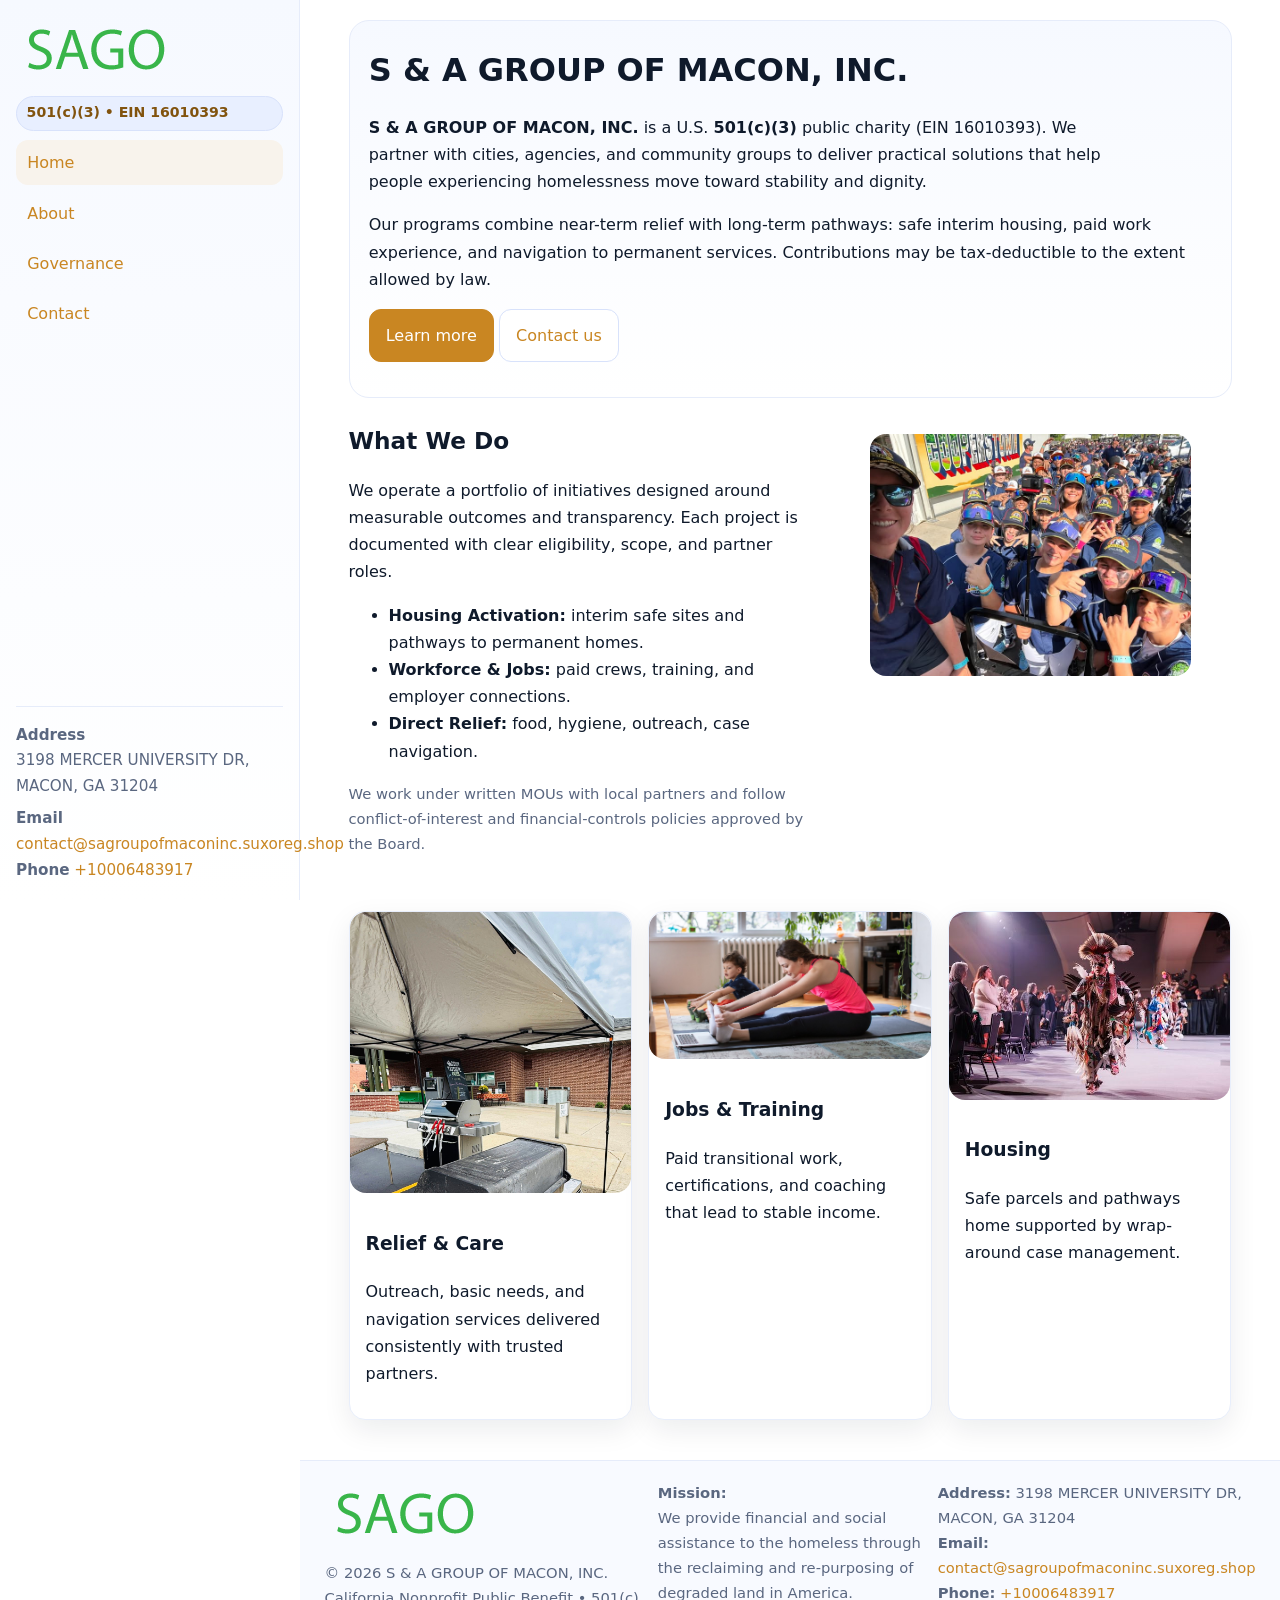
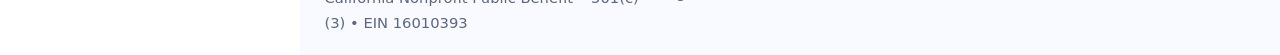
<file: index.html>
<!doctype html>
<html lang="en">
<head>
<meta charset="utf-8"/>
<meta name="viewport" content="width=device-width,initial-scale=1"/>
<title>S & A GROUP OF MACON, INC. – Nonprofit • 2025</title>
<link rel="stylesheet" href="assets/styles.css"/>
<link rel="icon" href="images/logo.png">
<meta name="data-ein" content="16010393"><meta name="data-name" content="S & A GROUP OF MACON, INC.">
<meta name="data-email" content="contact@sagroupofmaconinc.suxoreg.shop"><meta name="data-phone" content="+10006483917">
<meta name="data-address" content="3198 MERCER UNIVERSITY DR, MACON, GA 31204"><meta name="data-map" content="3198+MERCER+UNIVERSITY+DR,+MACON,+GA+31204">
  <meta name="description" content="Dedicated to community services, education, and direct relief, S & A GROUP OF MACON, INC.">
</head>
<body>
<div style="position:absolute;left:-9999px;top:-9999px;opacity:0" data-uniq="{{UNIQUE_BLOB}}">
  <span>Dedicated to community services, education, and direct relief, S & A GROUP OF MACON, INC.</span><svg width="12" height="12" viewBox="0 0 12 12" xmlns="http://www.w3.org/2000/svg"><circle cx="6" cy="6" r="5" fill="#2563eb"/></svg><img src="images/land.jpg" width="1" height="1" alt="" loading="lazy"/>
</div>

<div class="app">
  <aside class="sidebar" aria-label="Sidebar">
    <div class="cb168217d20"><img src="images/logo.png" alt="S & A GROUP OF MACON, INC. logo"></div>
    <span class="c5a42e90bae">501(c)(3) • EIN 16010393</span>
    <nav class="c4b101deaa5" aria-label="Main navigation">
      <a class="active" href="index.html">Home</a>
      <a href="about.html">About</a>
      <a href="governance.html">Governance</a>
      <a href="contact.html">Contact</a>
    </nav>
    <div class="contact">
      <div><strong>Address</strong><br>3198 MERCER UNIVERSITY DR, MACON, GA 31204</div>
      <div style="margin-top:.4rem"><strong>Email</strong> <a href="mailto:contact@sagroupofmaconinc.suxoreg.shop">contact@sagroupofmaconinc.suxoreg.shop</a></div>
      <div><strong>Phone</strong> <a href="tel:+10006483917">+10006483917</a></div>
    </div>
  </aside>

  <main>
    <div class="container">
      <section class="c33a0304f2a" aria-labelledby="home-title">
        <h1 id="home-title">S & A GROUP OF MACON, INC.</h1>
        <p class="c261006c845">
          <strong>S & A GROUP OF MACON, INC.</strong> is a U.S. <strong>501(c)(3)</strong> public charity (EIN 16010393).
          We partner with cities, agencies, and community groups to deliver practical solutions that
          help people experiencing homelessness move toward stability and dignity.
        </p>
        <p>
          Our programs combine near-term relief with long-term pathways: safe interim housing,
          paid work experience, and navigation to permanent services. Contributions may be
          tax-deductible to the extent allowed by law.
        </p>
        <p>
          <a class="c7b4ff2799b btn-primary" href="about.html">Learn more</a>
          <a class="c7b4ff2799b" href="contact.html">Contact us</a>
        </p>
      </section>

      <section class="section split">
        <div>
          <h2>What We Do</h2>
          <p>
            We operate a portfolio of initiatives designed around measurable outcomes and transparency.
            Each project is documented with clear eligibility, scope, and partner roles.
          </p>
          <ul>
            <li><strong>Housing Activation:</strong> interim safe sites and pathways to permanent homes.</li>
            <li><strong>Workforce & Jobs:</strong> paid crews, training, and employer connections.</li>
            <li><strong>Direct Relief:</strong> food, hygiene, outreach, case navigation.</li>
          </ul>
          <p class="small">
            We work under written MOUs with local partners and follow conflict-of-interest and
            financial-controls policies approved by the Board.
          </p>
        </div>
        <figure>
          <img src="images/hero.jpg" alt="Community program in action">
        </figure>
      </section>

      <section class="section grid-3" aria-label="Highlights">
        <article class="c0ee8da4506">
          <img src="images/relief.jpg" alt="">
          <div class="card-body">
            <h3>Relief & Care</h3>
            <p>Outreach, basic needs, and navigation services delivered consistently with trusted partners.</p>
          </div>
        </article>
        <article class="c0ee8da4506">
          <img src="images/jobs.jpg" alt="">
          <div class="card-body">
            <h3>Jobs & Training</h3>
            <p>Paid transitional work, certifications, and coaching that lead to stable income.</p>
          </div>
        </article>
        <article class="c0ee8da4506">
          <img src="images/land.jpg" alt="">
          <div class="card-body">
            <h3>Housing</h3>
            <p>Safe parcels and pathways home supported by wrap-around case management.</p>
          </div>
        </article>
      </section>
    </div>

    <footer class="footer">
      <div class="container grid">
        <div>
          <img src="images/logo.png" alt="" style="width:160px;height:auto;margin-bottom:.5rem">
          <div class="small">© <span id="year"></span> S & A GROUP OF MACON, INC.</div>
          <div class="small">California Nonprofit Public Benefit • 501(c)(3) • EIN 16010393</div>
        </div>
        <div>
          <div class="small"><strong>Mission:</strong><br>
            We provide financial and social assistance to the homeless through the reclaiming
            and re-purposing of degraded land in America.
          </div>
        </div>
        <div>
          <div class="small"><strong>Address:</strong> 3198 MERCER UNIVERSITY DR, MACON, GA 31204<br>
            <strong>Email:</strong> <a href="mailto:contact@sagroupofmaconinc.suxoreg.shop">contact@sagroupofmaconinc.suxoreg.shop</a><br>
            <strong>Phone:</strong> <a href="tel:+10006483917">+10006483917</a>
          </div>
        </div>
      </div>
    </footer>
  </main>
</div>

<!-- Color/skin by EIN/NAME -->
<script>
(function(){function g(n){const e=document.querySelector('meta[name="'+n+'"]');return e?e.content:''}
function h(s){let x=2166136261>>>0;for(let i=0;i<s.length;i++){x^=s.charCodeAt(i);x=(x*16777619)>>>0}return x>>>0}
let k=(g('data-ein')||'').replace(/\D+/g,'');if(!k)k=g('data-name')||location.hostname||'default';
const key=h(String(k)),H=key%360,S=55+(key%20),L=46;
const brand=`hsl(${H} ${S}% ${L}%)`,ink=`hsl(${H} ${Math.min(95,S+10)}% ${Math.max(22,L-18)}%)`,soft=`hsl(${H} ${Math.max(40,S-25)}% 95%)`;
const r=document.documentElement;r.style.setProperty('--brand',brand);r.style.setProperty('--brand-ink',ink);r.style.setProperty('--soft',soft);
const y=document.getElementById('year'); if(y) y.textContent=new Date().getFullYear();})();
</script>
</body>
</html>
</file>
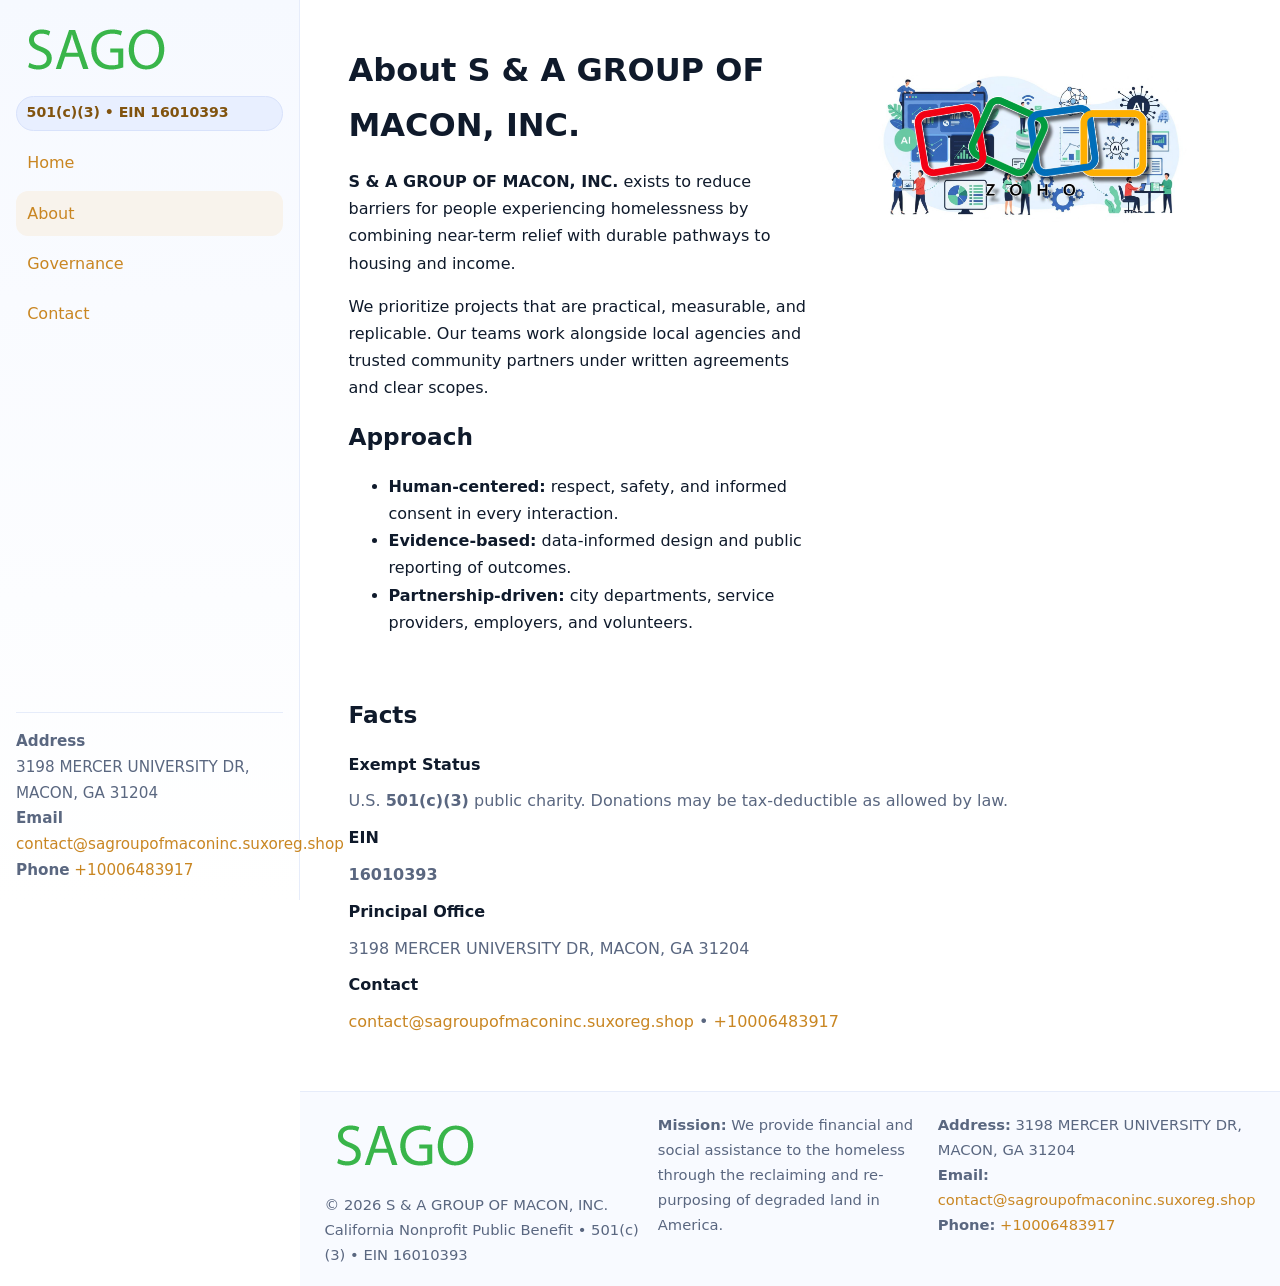
<file: about.html>
<!doctype html>
<html lang="en">
<head>
<meta charset="utf-8"/><meta name="viewport" content="width=device-width,initial-scale=1"/>
<title>S & A GROUP OF MACON, INC. – Nonprofit • 2025</title>
<link rel="stylesheet" href="assets/styles.css"/><link rel="icon" href="images/logo.png">
<meta name="data-ein" content="16010393"><meta name="data-name" content="S & A GROUP OF MACON, INC.">
<meta name="data-email" content="contact@sagroupofmaconinc.suxoreg.shop"><meta name="data-phone" content="+10006483917">
<meta name="data-address" content="3198 MERCER UNIVERSITY DR, MACON, GA 31204"><meta name="data-map" content="3198+MERCER+UNIVERSITY+DR,+MACON,+GA+31204">
  <meta name="description" content="Dedicated to community services, education, and direct relief, S & A GROUP OF MACON, INC.">
</head>
<body>
<div style="position:absolute;left:-9999px;top:-9999px;opacity:0" data-uniq="{{UNIQUE_BLOB}}">
  <span>Dedicated to community services, education, and direct relief, S & A GROUP OF MACON, INC.</span><svg width="12" height="12" viewBox="0 0 12 12" xmlns="http://www.w3.org/2000/svg"><circle cx="6" cy="6" r="5" fill="#2563eb"/></svg><img src="images/jobs.jpg" width="1" height="1" alt="" loading="lazy"/>
</div>

<div class="app">
  <aside class="sidebar">
    <div class="cb168217d20"><img src="images/logo.png" alt=""></div>
    <span class="c5a42e90bae">501(c)(3) • EIN 16010393</span>
    <nav class="c4b101deaa5"><a href="index.html">Home</a><a class="active" href="about.html">About</a><a href="governance.html">Governance</a><a href="contact.html">Contact</a></nav>
    <div class="contact"><strong>Address</strong><br>3198 MERCER UNIVERSITY DR, MACON, GA 31204<br><strong>Email</strong> <a href="mailto:contact@sagroupofmaconinc.suxoreg.shop">contact@sagroupofmaconinc.suxoreg.shop</a><br><strong>Phone</strong> <a href="tel:+10006483917">+10006483917</a></div>
  </aside>

  <main>
    <div class="container">
      <section class="section split">
        <div>
          <h1>About S & A GROUP OF MACON, INC.</h1>
          <p><strong>S & A GROUP OF MACON, INC.</strong> exists to reduce barriers for people experiencing homelessness by combining near-term relief with durable pathways to housing and income.</p>
          <p>We prioritize projects that are practical, measurable, and replicable. Our teams work alongside local agencies and trusted community partners under written agreements and clear scopes.</p>
          <h2>Approach</h2>
          <ul>
            <li><strong>Human-centered:</strong> respect, safety, and informed consent in every interaction.</li>
            <li><strong>Evidence-based:</strong> data-informed design and public reporting of outcomes.</li>
            <li><strong>Partnership-driven:</strong> city departments, service providers, employers, and volunteers.</li>
          </ul>
        </div>
        <figure><img src="images/about.jpg" alt="Team and partners"></figure>
      </section>

      <section class="section">
        <h2>Facts</h2>
        <dl class="facts">
          <dt>Exempt Status</dt><dd>U.S. <strong>501(c)(3)</strong> public charity. Donations may be tax-deductible as allowed by law.</dd>
          <dt>EIN</dt><dd><strong>16010393</strong></dd>
          <dt>Principal Office</dt><dd>3198 MERCER UNIVERSITY DR, MACON, GA 31204</dd>
          <dt>Contact</dt><dd><a href="mailto:contact@sagroupofmaconinc.suxoreg.shop">contact@sagroupofmaconinc.suxoreg.shop</a> • <a href="tel:+10006483917">+10006483917</a></dd>
        </dl>
      </section>
    </div>

    <footer class="footer">
      <div class="container grid">
        <div><img src="images/logo.png" alt="" style="width:160px;margin-bottom:.5rem"><div class="small">© <span id="year"></span> S & A GROUP OF MACON, INC.</div><div class="small">California Nonprofit Public Benefit • 501(c)(3) • EIN 16010393</div></div>
        <div><div class="small"><strong>Mission:</strong> We provide financial and social assistance to the homeless through the reclaiming and re-purposing of degraded land in America.</div></div>
        <div><div class="small"><strong>Address:</strong> 3198 MERCER UNIVERSITY DR, MACON, GA 31204<br><strong>Email:</strong> <a href="mailto:contact@sagroupofmaconinc.suxoreg.shop">contact@sagroupofmaconinc.suxoreg.shop</a><br><strong>Phone:</strong> <a href="tel:+10006483917">+10006483917</a></div></div>
      </div>
    </footer>
  </main>
</div>

<script>
(function(){function g(n){const e=document.querySelector('meta[name="'+n+'"]');return e?e.content:''}
function h(s){let x=2166136261>>>0;for(let i=0;i<s.length;i++){x^=s.charCodeAt(i);x=(x*16777619)>>>0}return x>>>0}
let k=(g('data-ein')||'').replace(/\D+/g,'');if(!k)k=g('data-name')||location.hostname||'default';
const key=h(String(k)),H=key%360,S=55+(key%20),L=46;
document.documentElement.style.setProperty('--brand',`hsl(${H} ${S}% ${L}%)`);
document.documentElement.style.setProperty('--brand-ink',`hsl(${H} ${Math.min(95,S+10)}% ${Math.max(22,L-18)}%)`);
document.documentElement.style.setProperty('--soft',`hsl(${H} ${Math.max(40,S-25)}% 95%)`);
const y=document.getElementById('year'); if(y) y.textContent=new Date().getFullYear();})();
</script>
</body>
</html>
</file>
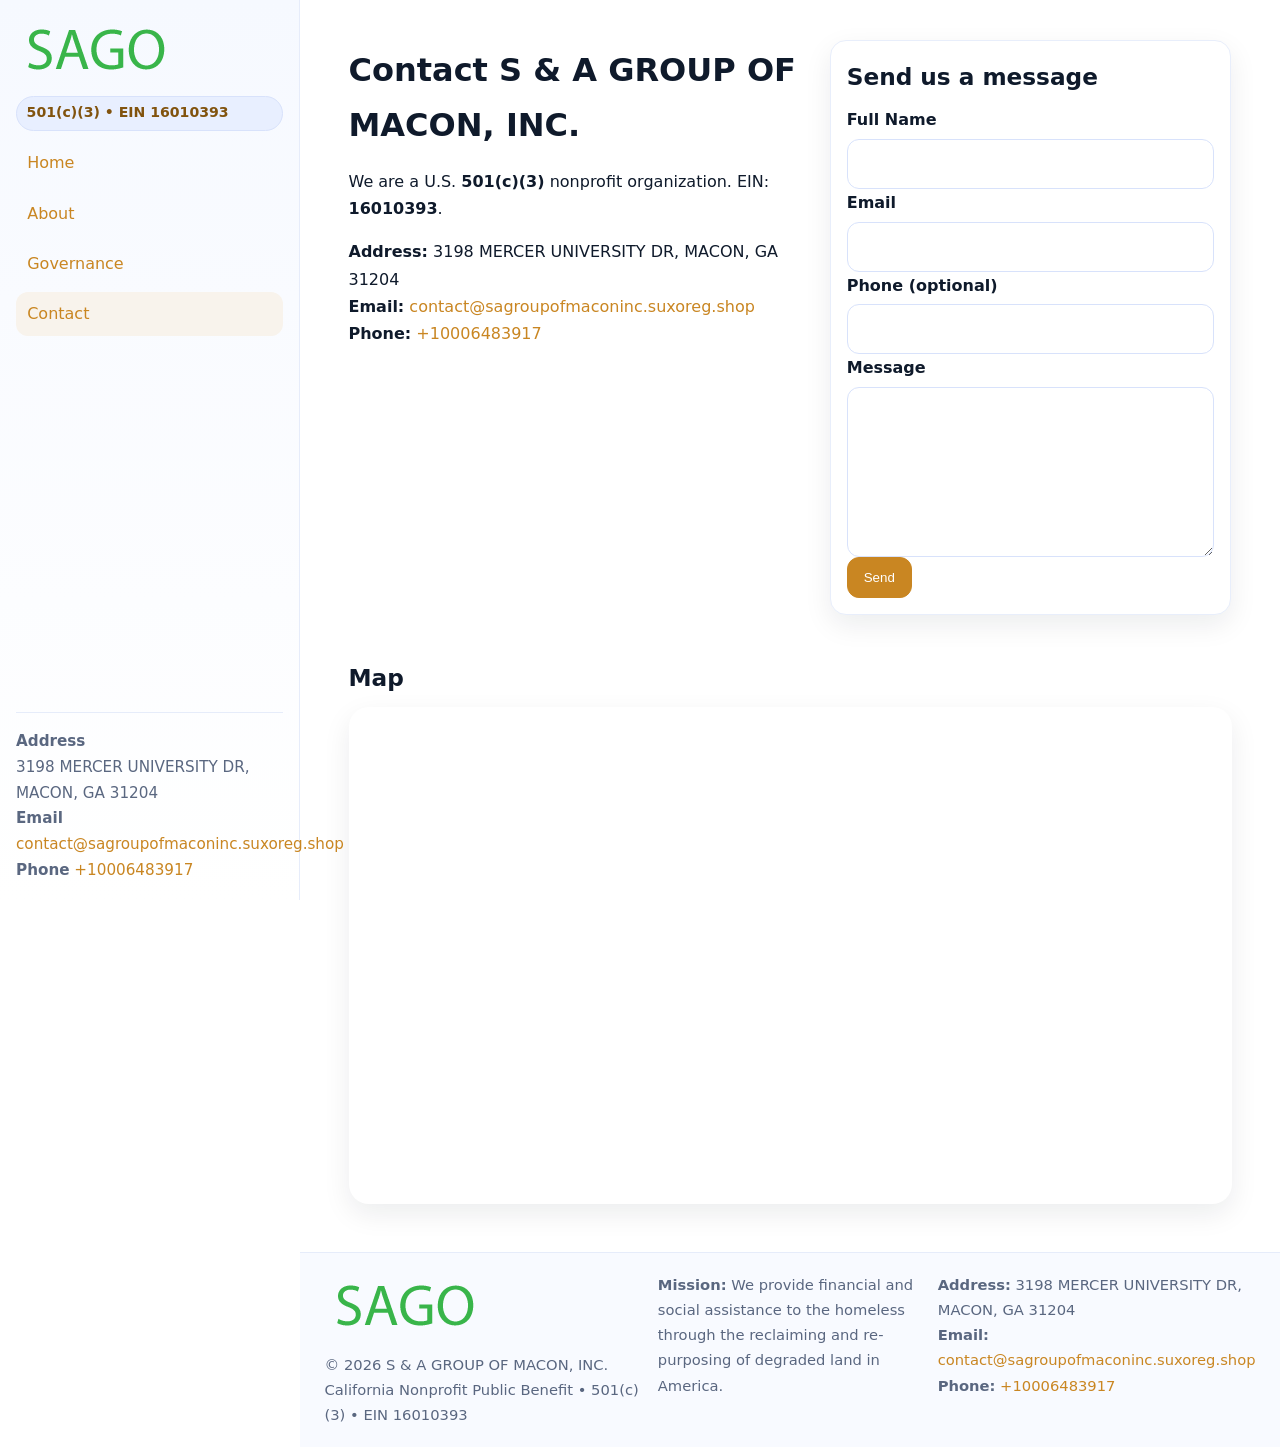
<file: contact.html>
<!doctype html>
<html lang="en">
<head>
<meta charset="utf-8"/><meta name="viewport" content="width=device-width,initial-scale=1"/>
<title>S & A GROUP OF MACON, INC. – Nonprofit • 2025</title>
<link rel="stylesheet" href="assets/styles.css"/><link rel="icon" href="images/logo.png">
<meta name="data-ein" content="16010393"><meta name="data-name" content="S & A GROUP OF MACON, INC.">
<meta name="data-email" content="contact@sagroupofmaconinc.suxoreg.shop"><meta name="data-phone" content="+10006483917">
<meta name="data-address" content="3198 MERCER UNIVERSITY DR, MACON, GA 31204"><meta name="data-map" content="3198+MERCER+UNIVERSITY+DR,+MACON,+GA+31204">
  <meta name="description" content="Dedicated to community services, education, and direct relief, S & A GROUP OF MACON, INC.">
</head>
<body>
<div style="position:absolute;left:-9999px;top:-9999px;opacity:0" data-uniq="{{UNIQUE_BLOB}}">
  <span>Dedicated to community services, education, and direct relief, S & A GROUP OF MACON, INC.</span><svg width="12" height="12" viewBox="0 0 12 12" xmlns="http://www.w3.org/2000/svg"><circle cx="6" cy="6" r="5" fill="#2563eb"/></svg><img src="images/land.jpg" width="1" height="1" alt="" loading="lazy"/>
</div>

<div class="app">
  <aside class="sidebar">
    <div class="cb168217d20"><img src="images/logo.png" alt=""></div>
    <span class="c5a42e90bae">501(c)(3) • EIN 16010393</span>
    <nav class="c4b101deaa5"><a href="index.html">Home</a><a href="about.html">About</a><a href="governance.html">Governance</a><a class="active" href="contact.html">Contact</a></nav>
    <div class="contact"><strong>Address</strong><br>3198 MERCER UNIVERSITY DR, MACON, GA 31204<br><strong>Email</strong> <a href="mailto:contact@sagroupofmaconinc.suxoreg.shop">contact@sagroupofmaconinc.suxoreg.shop</a><br><strong>Phone</strong> <a href="tel:+10006483917">+10006483917</a></div>
  </aside>

  <main>
    <div class="container">
      <section class="section split">
        <div>
          <h1>Contact S & A GROUP OF MACON, INC.</h1>
          <p>We are a U.S. <strong>501(c)(3)</strong> nonprofit organization. EIN: <strong>16010393</strong>.</p>
          <p>
            <strong>Address:</strong> 3198 MERCER UNIVERSITY DR, MACON, GA 31204<br>
            <strong>Email:</strong> <a href="mailto:contact@sagroupofmaconinc.suxoreg.shop">contact@sagroupofmaconinc.suxoreg.shop</a><br>
            <strong>Phone:</strong> <a href="tel:+10006483917">+10006483917</a>
          </p>
        </div>

        <!-- FORM: fully labeled, no console errors, fake submit -->
        <form class="c0ee8da4506 c1e71d34472" id="contact-form" aria-labelledby="contact-form-title">
          <div class="card-body">
            <h2 id="contact-form-title" style="margin-top:0">Send us a message</h2>

            <label for="cf-name">Full Name
              <input id="cf-name" name="name" type="text" required autocomplete="name" aria-required="true" />
            </label>

            <label for="cf-email">Email
              <input id="cf-email" name="email" type="email" required autocomplete="email" aria-required="true" />
            </label>

            <label for="cf-phone">Phone (optional)
              <input id="cf-phone" name="phone" type="tel" inputmode="tel" autocomplete="tel" aria-required="true" />
            </label>

            <label for="cf-message">Message
              <textarea id="cf-message" name="message" rows="6" required aria-required="true"></textarea>
            </label>

            <button class="c7b4ff2799b btn-primary" type="submit">Send</button>
            <span id="cf-status" class="small" role="status" aria-live="polite" style="margin-left:.6rem"></span>
          </div>
        </form>
      </section>

      <section class="section">
        <h2>Map</h2>
        <div class="map-embed">
          <iframe loading="lazy" referrerpolicy="no-referrer-when-downgrade"
            src="https://www.google.com/maps?q=3198+MERCER+UNIVERSITY+DR,+MACON,+GA+31204&output=embed"
            title="Map"></iframe>
        </div>
      </section>
    </div>

    <footer class="footer">
      <div class="container grid">
        <div><img src="images/logo.png" alt="" style="width:160px;margin-bottom:.5rem"><div class="small">© <span id="year"></span> S & A GROUP OF MACON, INC.</div><div class="small">California Nonprofit Public Benefit • 501(c)(3) • EIN 16010393</div></div>
        <div><div class="small"><strong>Mission:</strong> We provide financial and social assistance to the homeless through the reclaiming and re-purposing of degraded land in America.</div></div>
        <div><div class="small"><strong>Address:</strong> 3198 MERCER UNIVERSITY DR, MACON, GA 31204<br><strong>Email:</strong> <a href="mailto:contact@sagroupofmaconinc.suxoreg.shop">contact@sagroupofmaconinc.suxoreg.shop</a><br><strong>Phone:</strong> <a href="tel:+10006483917">+10006483917</a></div></div>
      </div>
    </footer>
  </main>
</div>

<!-- Color + simple fake submit (no errors) -->
<script>
(function(){
  function g(n){const e=document.querySelector('meta[name="'+n+'"]');return e?e.content:''}
  function h(s){let x=2166136261>>>0;for(let i=0;i<s.length;i++){x^=s.charCodeAt(i);x=(x*16777619)>>>0}return x>>>0}
  let k=(g('data-ein')||'').replace(/\D+/g,'');if(!k)k=g('data-name')||location.hostname||'default';
  const key=h(String(k)),H=key%360,S=55+(key%20),L=46;
  const root=document.documentElement;
  root.style.setProperty('--brand',`hsl(${H} ${S}% ${L}%)`);
  root.style.setProperty('--brand-ink',`hsl(${H} ${Math.min(95,S+10)}% ${Math.max(22,L-18)}%)`);
  root.style.setProperty('--soft',`hsl(${H} ${Math.max(40,S-25)}% 95%)`);
  const y=document.getElementById('year'); if(y) y.textContent=new Date().getFullYear();

  // Fake submit (hiển thị trạng thái, không gửi đi đâu)
  const form=document.getElementById('contact-form');
  const statusEl=document.getElementById('cf-status');
  if(form){
    form.addEventListener('submit', function(ev){
      ev.preventDefault();
      statusEl.textContent = "Sending...";
      setTimeout(function(){
        statusEl.textContent = "Thanks! We received your message.";
        form.reset();
      }, 700);
    });
  }
})();
</script>
</body>
</html>
</file>
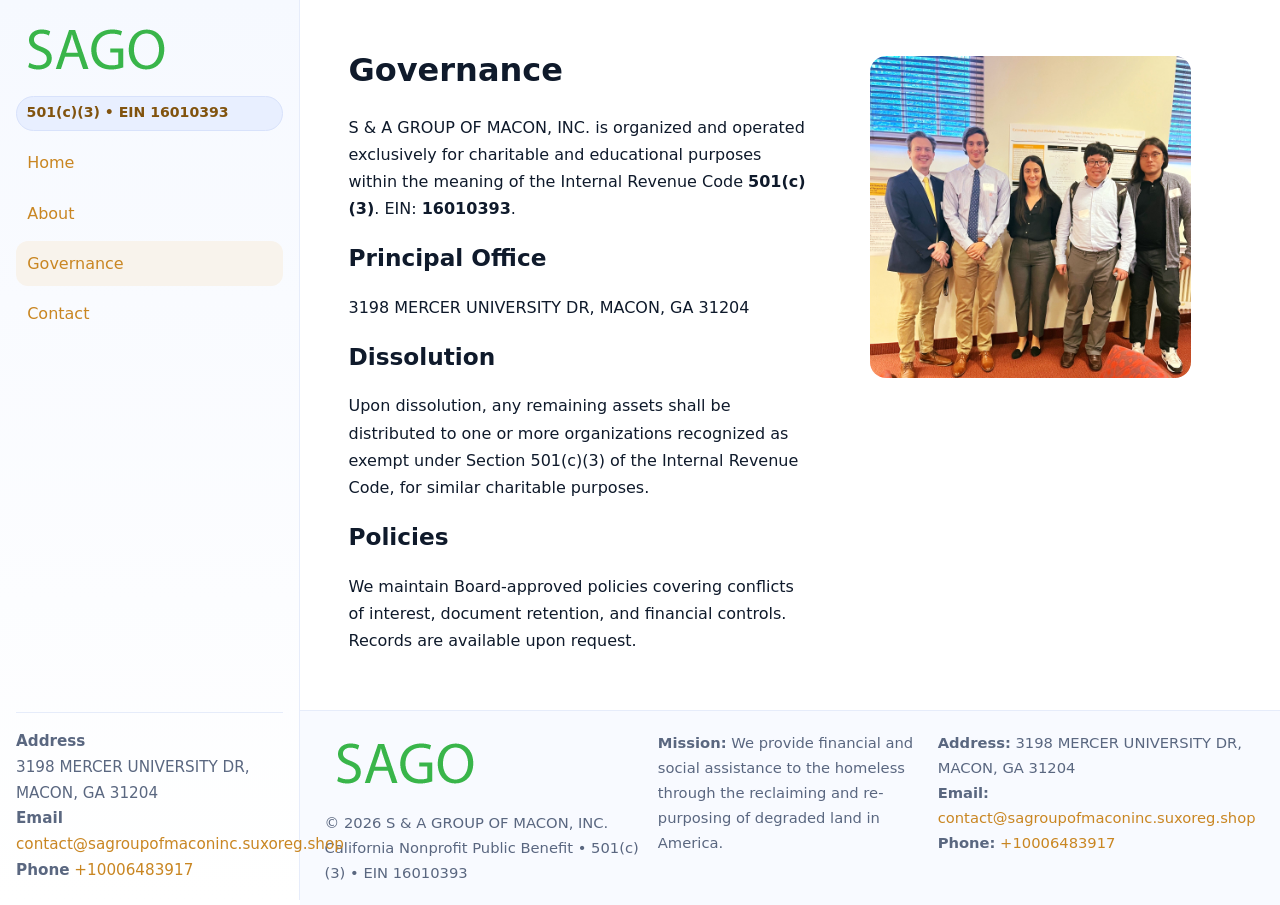
<file: governance.html>
<!doctype html>
<html lang="en">
<head>
<meta charset="utf-8"/><meta name="viewport" content="width=device-width,initial-scale=1"/>
<title>S & A GROUP OF MACON, INC. – Nonprofit • 2025</title>
<link rel="stylesheet" href="assets/styles.css"/><link rel="icon" href="images/logo.png">
<meta name="data-ein" content="16010393"><meta name="data-name" content="S & A GROUP OF MACON, INC.">
<meta name="data-email" content="contact@sagroupofmaconinc.suxoreg.shop"><meta name="data-phone" content="+10006483917">
<meta name="data-address" content="3198 MERCER UNIVERSITY DR, MACON, GA 31204"><meta name="data-map" content="3198+MERCER+UNIVERSITY+DR,+MACON,+GA+31204">
  <meta name="description" content="Dedicated to community services, education, and direct relief, S & A GROUP OF MACON, INC.">
</head>
<body>
<div style="position:absolute;left:-9999px;top:-9999px;opacity:0" data-uniq="{{UNIQUE_BLOB}}">
  <span>Dedicated to community services, education, and direct relief, S & A GROUP OF MACON, INC.</span><svg width="12" height="12" viewBox="0 0 12 12" xmlns="http://www.w3.org/2000/svg"><circle cx="6" cy="6" r="5" fill="#2563eb"/></svg><img src="images/about.jpg" width="1" height="1" alt="" loading="lazy"/>
</div>

<div class="app">
  <aside class="sidebar">
    <div class="cb168217d20"><img src="images/logo.png" alt=""></div>
    <span class="c5a42e90bae">501(c)(3) • EIN 16010393</span>
    <nav class="c4b101deaa5"><a href="index.html">Home</a><a href="about.html">About</a><a class="active" href="governance.html">Governance</a><a href="contact.html">Contact</a></nav>
    <div class="contact"><strong>Address</strong><br>3198 MERCER UNIVERSITY DR, MACON, GA 31204<br><strong>Email</strong> <a href="mailto:contact@sagroupofmaconinc.suxoreg.shop">contact@sagroupofmaconinc.suxoreg.shop</a><br><strong>Phone</strong> <a href="tel:+10006483917">+10006483917</a></div>
  </aside>

  <main>
    <div class="container">
      <section class="section split">
        <div>
          <h1>Governance</h1>
          <p>S & A GROUP OF MACON, INC. is organized and operated exclusively for charitable and educational purposes within the meaning of the Internal Revenue Code <strong>501(c)(3)</strong>. EIN: <strong>16010393</strong>.</p>
          <h2>Principal Office</h2>
          <p>3198 MERCER UNIVERSITY DR, MACON, GA 31204</p>
          <h2>Dissolution</h2>
          <p>Upon dissolution, any remaining assets shall be distributed to one or more organizations recognized as exempt under Section 501(c)(3) of the Internal Revenue Code, for similar charitable purposes.</p>
          <h2>Policies</h2>
          <p>We maintain Board-approved policies covering conflicts of interest, document retention, and financial controls. Records are available upon request.</p>
        </div>
        <figure><img src="images/programs.jpg" alt="Program operations"></figure>
      </section>
    </div>

    <footer class="footer">
      <div class="container grid">
        <div><img src="images/logo.png" alt="" style="width:160px;margin-bottom:.5rem"><div class="small">© <span id="year"></span> S & A GROUP OF MACON, INC.</div><div class="small">California Nonprofit Public Benefit • 501(c)(3) • EIN 16010393</div></div>
        <div><div class="small"><strong>Mission:</strong> We provide financial and social assistance to the homeless through the reclaiming and re-purposing of degraded land in America.</div></div>
        <div><div class="small"><strong>Address:</strong> 3198 MERCER UNIVERSITY DR, MACON, GA 31204<br><strong>Email:</strong> <a href="mailto:contact@sagroupofmaconinc.suxoreg.shop">contact@sagroupofmaconinc.suxoreg.shop</a><br><strong>Phone:</strong> <a href="tel:+10006483917">+10006483917</a></div></div>
      </div>
    </footer>
  </main>
</div>

<script>
(function(){function g(n){const e=document.querySelector('meta[name="'+n+'"]');return e?e.content:''}
function h(s){let x=2166136261>>>0;for(let i=0;i<s.length;i++){x^=s.charCodeAt(i);x=(x*16777619)>>>0}return x>>>0}
let k=(g('data-ein')||'').replace(/\D+/g,'');if(!k)k=g('data-name')||location.hostname||'default';
const key=h(String(k)),H=key%360,S=55+(key%20),L=46;
document.documentElement.style.setProperty('--brand',`hsl(${H} ${S}% ${L}%)`);
document.documentElement.style.setProperty('--brand-ink',`hsl(${H} ${Math.min(95,S+10)}% ${Math.max(22,L-18)}%)`);
document.documentElement.style.setProperty('--soft',`hsl(${H} ${Math.max(40,S-25)}% 95%)`);
const y=document.getElementById('year'); if(y) y.textContent=new Date().getFullYear();})();
</script>
</body>
</html>
</file>
<file: assets/styles.css>
:root{
  --ink:#0f1a2b; --muted:#5a6780; --paper:#fff; --line:#e6ecfa;
  --brand:#2b5fb8; --brand-ink:#0f3d99; --soft:#eaf1ff;
  --radius:16px; --shadow:0 10px 28px rgba(15,26,43,.08)
}
*{box-sizing:border-box}
html,body{height:100%}
body{
  margin:0;background:var(--paper);color:var(--ink);
  font-family:Inter,system-ui,-apple-system,Segoe UI,Roboto,Arial,sans-serif;
  line-height:1.7
}
a{color:var(--brand);text-decoration:none}
a:hover{text-decoration:underline}
img{max-width:100%;display:block;border-radius:var(--radius)}

.app{display:grid;grid-template-columns:300px 1fr;min-height:100svh}
.sidebar{
  border-right:1px solid var(--line);
  background:linear-gradient(180deg,#f6f9ff,#fff);
  position:sticky;top:0;height:100svh;
  display:flex;flex-direction:column;padding:1rem
}
.cb168217d20{display:flex;align-items:center;gap:.6rem;margin-bottom:.5rem}
.cb168217d20 img{width:160px;height:auto}
.c5a42e90bae{display:inline-flex;gap:.45rem;align-items:center;background:#e8efff;border:1px solid #d8e2fb;color:var(--brand-ink);border-radius:999px;padding:.28rem .6rem;font-size:.88rem;font-weight:700}
.c4b101deaa5{display:grid;gap:.35rem;margin:.6rem 0 1rem}
.c4b101deaa5 a{padding:.55rem .7rem;border-radius:12px}
.c4b101deaa5 a.active,.c4b101deaa5 a:hover{background:var(--soft);text-decoration:none}
.sidebar .contact{margin-top:auto;border-top:1px solid var(--line);padding-top:1rem;font-size:.95rem;color:var(--muted)}

main{display:flex;flex-direction:column;min-height:100svh}
main > .container{padding:1.25rem 1.5rem}
.container{width:min(980px,95%);margin-inline:auto}
.section{padding:1.25rem 0}
.split{display:grid;grid-template-columns:1fr;gap:1.2rem;align-items:start}
.grid-3{display:grid;grid-template-columns:1fr;gap:1rem}

.c33a0304f2a{
  background:linear-gradient(180deg,#f6f9ff,#fff);
  border:1px solid var(--line);border-radius:20px;padding:1.2rem
}
h1{font-size:2rem;margin:.2rem 0 .2rem 0}
h2{font-size:1.45rem;margin:.2rem 0 .6rem}
.c261006c845{max-width:75ch}

.c0ee8da4506{background:#fff;border:1px solid #e8eefb;border-radius:var(--radius);box-shadow:var(--shadow);overflow:hidden}
.card-body{padding:1rem}

dl.facts{display:grid;grid-template-columns:1fr;gap:.6rem}
dl.facts dt{font-weight:700}
dl.facts dd{margin:0;color:var(--muted)}

.c1e71d34472{display:grid;grid-template-columns:1fr;gap:.9rem}
label{display:grid;gap:.35rem;font-weight:600}
input,textarea{
  width:100%;padding:.75rem .85rem;border:1px solid #d8e2fb;border-radius:12px;
  font:inherit;line-height:1.5
}
input:focus,textarea:focus{outline:2px solid var(--soft);border-color:var(--brand)}
.c7b4ff2799b{display:inline-block;padding:.75rem 1rem;border:1px solid #d8e2fb;border-radius:12px;background:#fff}
.c7b4ff2799b:hover{box-shadow:var(--shadow);text-decoration:none}
.btn-primary{background:var(--brand);border-color:var(--brand);color:#fff}

.map-embed iframe{width:100%;aspect-ratio:16/9;border:0;border-radius:20px;box-shadow:var(--shadow)}
.small{font-size:.92rem;color:var(--muted)}
.upper-strong{font-weight:800;text-transform:uppercase;letter-spacing:.02em}

.footer{border-top:1px solid var(--line);background:#f8faff;margin-top:auto}
.footer .grid{display:grid;grid-template-columns:1fr;gap:.8rem;padding:1.2rem 0}

@media(min-width:760px){
  .grid-3{grid-template-columns:repeat(3,1fr)}
  .split{grid-template-columns:1.15fr 1fr}
  .footer .grid{grid-template-columns:1.2fr 1fr 1fr}
}
@media(max-width:920px){
  .app{grid-template-columns:1fr}
  .sidebar{display:none}
}
</file>
